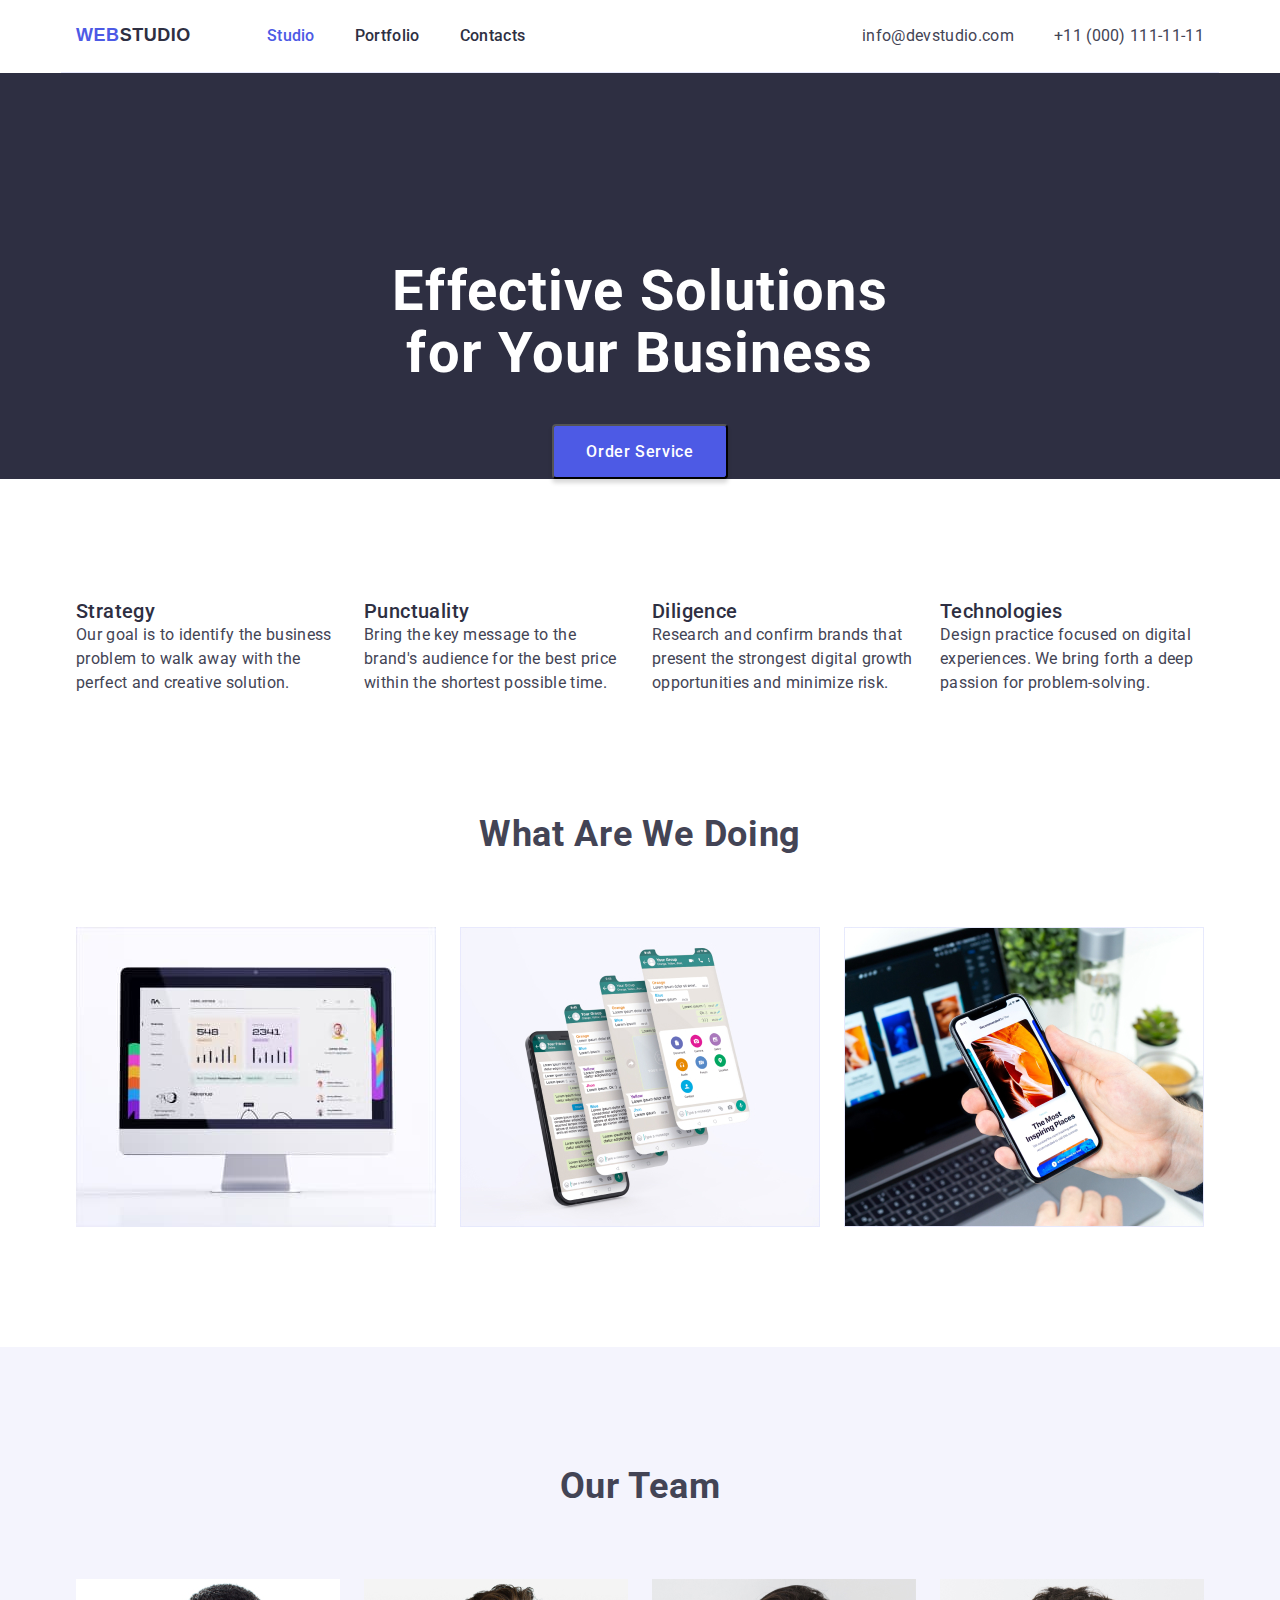
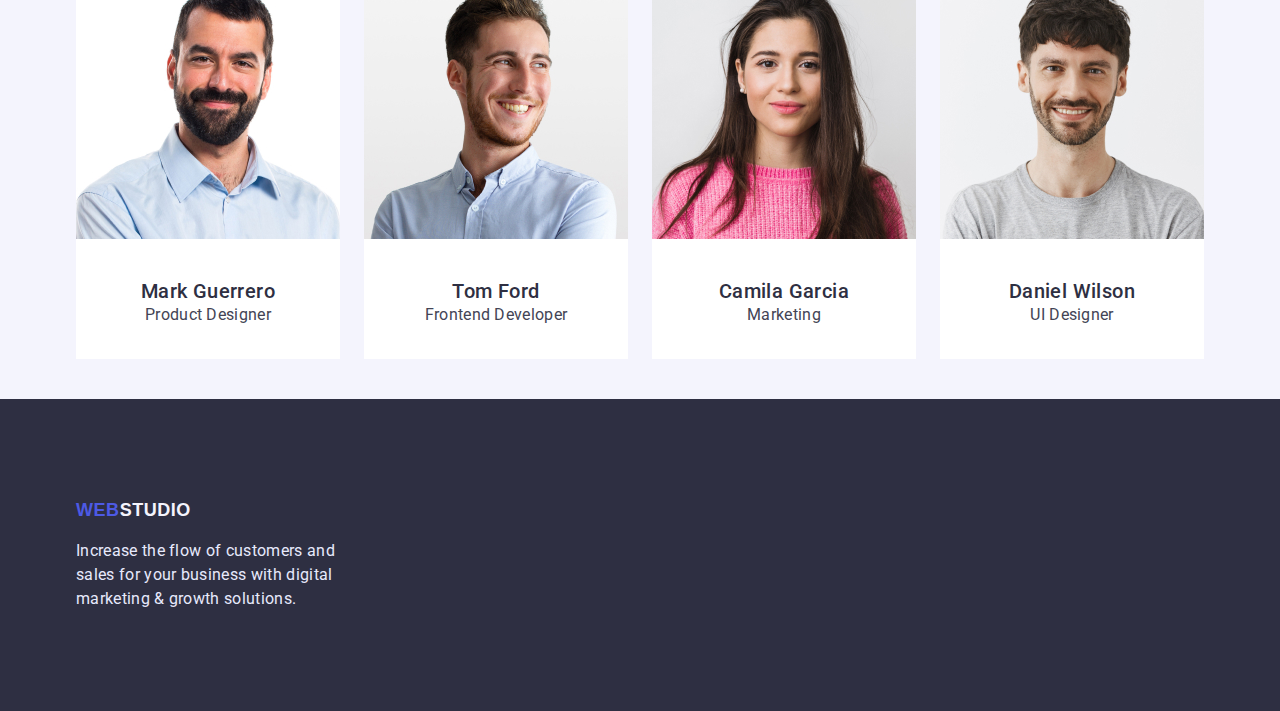
<file: index.html>
<!DOCTYPE html>
<html lang="en">
  <head>
    <meta charset="UTF-8" />
    <meta http-equiv="X-UA-Compatible" content="IE=edge" />
    <meta name="viewport" content="width=device-width, initial-scale=1.0" />
    <title>Web Studio</title>
    <link rel="preconnect" href="https://fonts.googleapis.com" />
    <link rel="preconnect" href="https://fonts.gstatic.com" crossorigin />
    <link
      href="https://fonts.googleapis.com/css2?family=Raleway:wght@800&family=Roboto:wght@400;500;700;900&display=swap"
      rel="stylesheet"
    />
    <link
      rel="stylesheet"
      href="https://cdnjs.cloudflare.com/ajax/libs/modern-normalize/1.0.0/modern-normalize.min.css"
    />
    <!-- modern-normalize -->
    <link
      rel="stylesheet"
      href="https://cdn.jsdelivr.net/npm/modern-normalize@1.1.0/modern-normalize.min.css"
    />
    <!-- customs-styles -->
    <link rel="stylesheet" href="./css/styles.css" />
  </head>

  <body>
    <header class="page-header">
      <div class="container-navigation container">
        <!--Navigation-->
        <nav class="navigation">
          <a href="index.html" class="link logo-dark">
            <span class="logo-web">WEB</span>STUDIO</a
          >
          <ul class="list menu">
            <li class="menu-item">
              <a class="menu-link link current" href="index.html">Studio</a>
            </li>
            <li class="menu-item">
              <a class="menu-link link" href="portfolio.html">Portfolio</a>
            </li>
            <li class="menu-item">
              <a class="menu-link link" href="">Contacts</a>
            </li>
          </ul>
        </nav>

        <!--Contact-->
        <div class="contact">
          <a class="link contact-link" href="mailto:info@devstudio.com"
            >info@devstudio.com</a
          >
          <a class="link contact-link" href="tel:+110001111111"
            >+11 (000) 111-11-11</a
          >
        </div>
      </div>
    </header>
    <main>
      <!--Section-->
      <section class="hero">
        <div class="container">
          <h1 class="hero-title">Effective Solutions for Your Business</h1>
          <button type="button" class="hero-btn">Order Service</button>
        </div>
      </section>

      <!--Section1-->
      <section>
        <h2 class="visually-hidden">our features</h2>
        <ul class="list container list-container">
          <li class="features-item">
            <h3 class="features">Strategy</h3>
            <p class="features-text">
              Our goal is to identify the business problem to walk away with the
              perfect and creative solution.
            </p>
          </li>
          <li class="features-item">
            <h3 class="features">Punctuality</h3>
            <p class="features-text">
              Bring the key message to the brand's audience for the best price
              within the shortest possible time.
            </p>
          </li>
          <li class="features-item">
            <h3 class="features">Diligence</h3>
            <p class="features-text">
              Research and confirm brands that present the strongest digital
              growth opportunities and minimize risk.
            </p>
          </li>
          <li class="features-item">
            <h3 class="features">Technologies</h3>
            <p class="features-text">
              Design practice focused on digital experiences. We bring forth a
              deep passion for problem-solving.
            </p>
          </li>
        </ul>
      </section>
      <!--Section2-->
      <section class="task">
        <div class="container">
          <h2 class="section-title">What are we doing</h2>
          <ul class="list list-task">
            <li class="task-img">
              <img src="img/section2_img1.jpg" width="360" alt="monitor" />
            </li>
            <li class="task-img">
              <img src="img/section2_img2.jpg" width="360" alt="phone tabs" />
            </li>
            <li class="task-img">
              <img
                src="img/section2_img3.jpg"
                width="360"
                alt="the phone on the background of the laptop"
              />
            </li>
          </ul>
        </div>
      </section>
      <!--Section3-->
      <section class="team">
        <div class="container">
          <h2 class="our-team section-title">Our Team</h2>
          <ul class="list team-container">
            <!--Team card 1-->
            <li class="team-item">
              <img
                class="team-img"
                src="img/section3_img1.jpg"
                width="264"
                alt="Mark Guerrero"
              />
              <div class="team-wrapper">
                <h3 class="team-name">Mark Guerrero</h3>
                <p class="team-specialty">Product Designer</p>
              </div>
            </li>
            <!--Team card 2-->
            <li class="team-item">
              <img
                class="team-img"
                src="img/section3_img2.jpg"
                width="264"
                alt="Tom Ford"
              />
              <div class="team-wrapper">
                <h3 class="team-name">Tom Ford</h3>
                <p class="team-specialty">Frontend Developer</p>
              </div>
            </li>
            <!--Team card 3-->
            <li class="team-item">
              <img
                class="team-img"
                src="img/section3_img3.jpg"
                width="264"
                alt="Camila Garcia"
              />
              <div class="team-wrapper">
                <h3 class="team-name">Camila Garcia</h3>
                <p class="team-specialty">Marketing</p>
              </div>
            </li>
            <!--Team card 4-->
            <li class="team-item">
              <img
                class="team-img"
                src="img/section3_img4.jpg"
                width="264"
                alt="Daniel Wilson"
              />
              <div class="team-wrapper">
                <h3 class="team-name">Daniel Wilson</h3>
                <p class="team-specialty">UI Designer</p>
              </div>
            </li>
          </ul>
        </div>
      </section>
    </main>
    <!--Footer-->

    <footer class="footer-background">
      <div class="container">
        <a href="index.html" class="link logo-light">
          <span class="logo-web">WEB</span>STUDIO</a
        >
        <p class="footer-text">
          Increase the flow of customers and sales for your business with
          digital marketing & growth solutions.
        </p>
      </div>
    </footer>
  </body>
</html>
</file>
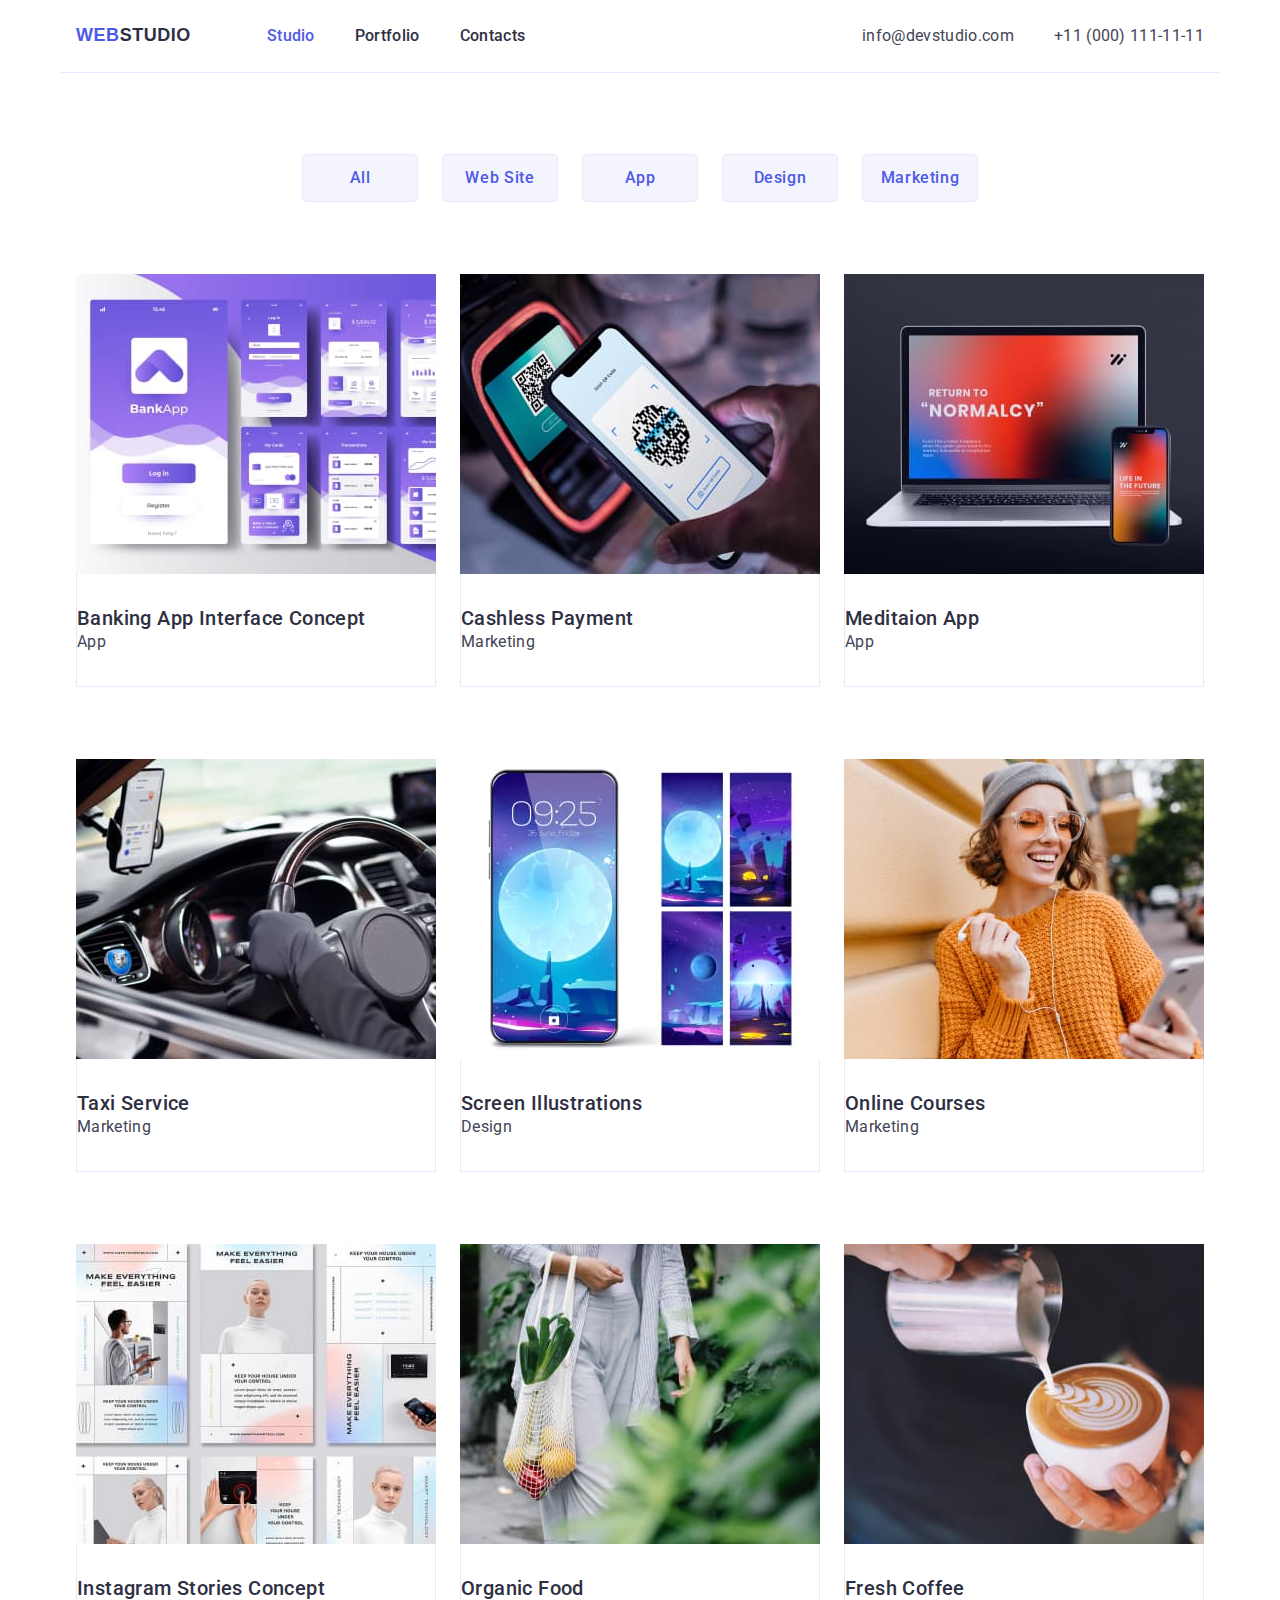
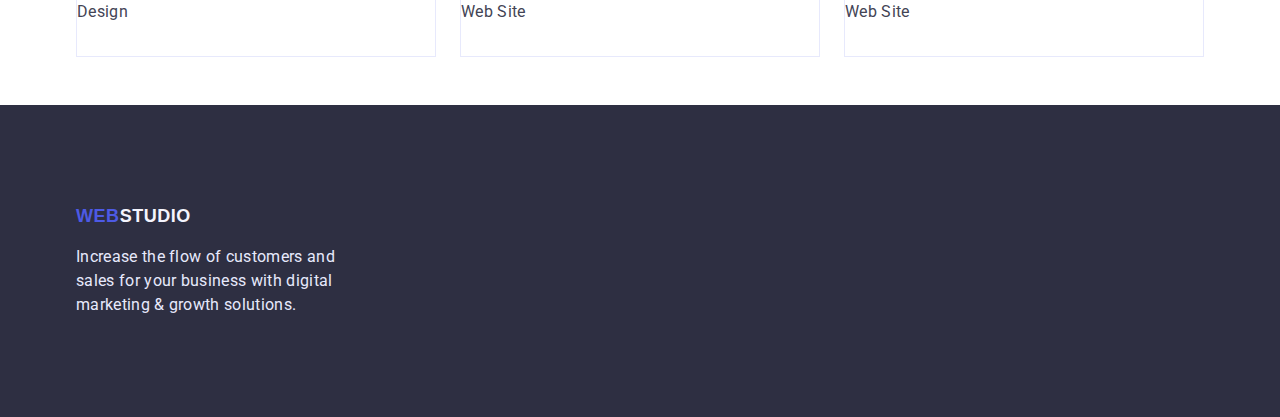
<file: portfolio.html>
<!DOCTYPE html>
<html lang="en">
  <head>
    <meta charset="UTF-8" />
    <meta http-equiv="X-UA-Compatible" content="IE=edge" />
    <meta name="viewport" content="width=device-width, initial-scale=1.0" />
    <title>Web Studio</title>
    <link rel="preconnect" href="https://fonts.googleapis.com" />
    <link rel="preconnect" href="https://fonts.gstatic.com" crossorigin />
    <link
      href="https://fonts.googleapis.com/css2?family=Raleway:wght@800&family=Roboto:wght@400;500;700;900&display=swap"
      rel="stylesheet"
    />
    <link
      rel="stylesheet"
      href="https://cdnjs.cloudflare.com/ajax/libs/modern-normalize/1.0.0/modern-normalize.min.css"
    />
    <!-- modern-normalize -->
    <link
      rel="stylesheet"
      href="https://cdn.jsdelivr.net/npm/modern-normalize@1.1.0/modern-normalize.min.css"
    />
    <!-- customs-styles -->
    <link rel="stylesheet" href="./css/styles.css" />
  </head>

  <body>
    <header>
      <!--Navigation-->
      <div class="container-navigation container">
        <!--Navigation-->
        <nav class="navigation">
          <a href="index.html" class="link logo-dark">
            <span class="logo-web">WEB</span>STUDIO</a
          >
          <ul class="list menu">
            <li class="menu-item">
              <a class="menu-link link current" href="index.html">Studio</a>
            </li>
            <li class="menu-item">
              <a class="menu-link link" href="portfolio.html">Portfolio</a>
            </li>
            <li class="menu-item">
              <a class="menu-link link" href="">Contacts</a>
            </li>
          </ul>
        </nav>

        <!--Contact-->
        <div class="contact">
          <a class="link contact-link" href="mailto:info@devstudio.com"
            >info@devstudio.com</a
          >
          <a class="link contact-link" href="tel:+110001111111"
            >+11 (000) 111-11-11</a
          >
        </div>
      </div>
    </header>
    <main>
      <h1 class="visually-hidden">our projects</h1>
      <section>
        <!-- filter -->
        <div class="container">
          <ul class="list button-list">
            <li class="button-item">
              <button type="button" class="button-portfolio">All</button>
            </li>
            <li class="button-item">
              <button type="button" class="button-portfolio">Web Site</button>
            </li>
            <li class="button-item">
              <button type="button" class="button-portfolio">App</button>
            </li>
            <li class="button-item">
              <button type="button" class="button-portfolio">Design</button>
            </li>
            <li class="button-item">
              <button type="button" class="button-portfolio">Marketing</button>
            </li>
          </ul>
        </div>
        <!-- finger -->
        <div class="container">
          <ul class="list works-list">
            <!-- rov 1 -->

            <li class="works-item">
              <img
                class="works-img"
                src="img/project_card1_img1.jpg"
                width="360"
                alt="banking concept"
              />
              <div class="works-wrapper">
                <h3 class="works-name">Banking App Interface Concept</h3>
                <p class="works-product">App</p>
              </div>
            </li>
            <li class="works-item">
              <img
                class="works-img"
                src="img/project_card1_img2.jpg"
                width="360"
                alt="cashless payment"
              />
              <div class="works-wrapper">
                <h3 class="works-name">Cashless Payment</h3>
                <p class="works-product">Marketing</p>
              </div>
            </li>
            <li class="works-item">
              <img
                class="works-img"
                src="img/project_card1_img3.jpg"
                width="360"
                alt="meditaion app"
              />
              <div class="works-wrapper">
                <h3 class="works-name">Meditaion App</h3>
                <p class="works-product">App</p>
              </div>
            </li>

            <!-- rov 2 -->

            <li class="works-item">
              <img
                class="works-img"
                src="img/project_card2_img1.jpg"
                width="360"
                alt="taxi service"
              />
              <div class="works-wrapper">
                <h3 class="works-name">Taxi Service</h3>
                <p class="works-product">Marketing</p>
              </div>
            </li>
            <li class="works-item">
              <img
                class="works-img"
                src="img/project_card2_img2.jpg"
                width="360"
                alt="screen illustrations"
              />
              <div class="works-wrapper">
                <h3 class="works-name">Screen Illustrations</h3>
                <p class="works-product">Design</p>
              </div>
            </li>
            <li class="works-item">
              <img
                class="works-img"
                src="img/project_card2_img3.jpg"
                width="360"
                alt="online courses"
              />
              <div class="works-wrapper">
                <h3 class="works-name">Online Courses</h3>
                <p class="works-product">Marketing</p>
              </div>
            </li>

            <!-- rov 3 -->

            <li class="works-item">
              <img
                class="works-img"
                src="img/project_card3_img1.jpg"
                width="360"
                alt="instagram concept"
              />
              <div class="works-wrapper">
                <h3 class="works-name">Instagram Stories Concept</h3>
                <p class="works-product">Design</p>
              </div>
            </li>
            <li class="works-item">
              <img
                class="works-img"
                src="img/project_card3_img2.jpg"
                width="360"
                alt="organic food"
              />
              <div class="works-wrapper">
                <h3 class="works-name">Organic Food</h3>
                <p class="works-product">Web Site</p>
              </div>
            </li>
            <li class="works-item">
              <img
                class="works-img"
                src="img/project_card3_img3.jpg"
                width="360"
                alt="fresh coffee"
              />
              <div class="works-wrapper">
                <h3 class="works-name">Fresh Coffee</h3>
                <p class="works-product">Web Site</p>
              </div>
            </li>
          </ul>
        </div>
      </section>
    </main>
    <!--Footer-->

    <footer class="footer-background">
      <div class="container">
        <a href="index.html" class="link logo-light">
          <span class="logo-web">WEB</span>STUDIO</a
        >

        <p class="footer-text">
          Increase the flow of customers and sales for your business with
          digital marketing & growth solutions.
        </p>
      </div>
    </footer>
  </body>
</html>
</file>
<file: css/styles.css>
/* Скасовуємо підкреслення у посилань */
  .link {
     text-decoration: none;
    }
 
    /* Прибираємо маркер */
  .list {
      list-style: none;
       }
:root{
    --primary-brand: #4D5AE5;
    --dark: #2E2F42;
    --success: #31D0AA;
    --text: #434455;
    --subtle-text: #8E8F99;
    --accent: #E7E9FC;
    --light: #F4F4FD;
    --button-aktive: #404bbf;
    --white-text-color: #ffffff;

    --main-font: Roboto, sans-serif;
    --secondary-font: Releway, sans-serif;


}
body{
    font-family:var(--main-font);
    background-color:var(--white-text-color);
    color:var(--text);
    font-size: 16px;
    letter-spacing: 0.02em;

}
.visually-hidden {
    position: absolute;
    width: 1px;
    height: 1px;
    margin: -1px;
    border: 0;
    padding: 0;

    white-space: nowrap;
    clip-path: inset(100%);
    clip: rect(0 0 0 0);
    overflow: hidden;
}
h1,h2,h3,h4,p{
    margin-top: 0;
    margin-bottom: 0;
}
ul,ol{
    margin-top: 0;
    margin-bottom: 0;
    padding-left: 0;
}
img {
    display: block;
}
 button{
    cursor: pointer;
 }
.container{
    width: 1158px;
    margin-left: auto;
    margin-right: auto;
    padding-left: 15px;
    padding-right: 15px;
}
/* logo */
 .logo-web {
    font-family:var(--secondary-font);
        font-weight: 800;
        font-size: 18px;
        line-height: 1.33;
        display: flex;
        align-items: center;
        letter-spacing: 0.03em;
        text-transform: uppercase;
  color:var(--primary-brand);
}
.logo-dark {
        font-family:var(--secondary-font);
            font-weight: 800;
            font-size: 18px;
            line-height: 1.33;
            display: flex;
            align-items: center;
            letter-spacing: 0.03em;
            text-transform: uppercase;
    color:var(--dark);
margin-right: 76px;
padding-top: 24px;
padding-bottom: 24px;
}
.logo-dark:hover,
.logo-dark:focus{
    color:var(--primary-brand);
}
.logo-light {
        font-family:var(--secondary-font);
            font-weight: 800;
            font-size: 18px;
            line-height: 1.33;
            display: flex;
            align-items: center;
            letter-spacing: 0.03em;
            text-transform: uppercase;
    color:var(--light);
    padding-top: 100px;
    padding-left: auto;
}
.logo-light:hover,
.logo-light:focus{
    color: var(--primary-brand);
}

.page-header {



}
 /* < !--Navigation--> */
 .container-navigation{
    display: flex;
    align-items: center;
    box-sizing: border-box;
    border-bottom: 1px solid #E7E9FC;


 }
.navigation {
    display: flex;
    align-items: center;
    margin-right: auto;
}



.menu {
    font-weight: 500;
    font-size: 16px;
    line-height: 1.5;

    letter-spacing: 0.02em;

    color:var(--dark);
    display: flex;
    gap: 40px;}


.menu-item {
    display: inline-block; 
 


}



 .menu-link {
    display: block;
    padding-top: 24px;
    padding-bottom: 24px;
    font-weight: 500;
    font-size: 16px;
    line-height: 1.5;
    letter-spacing: 0.02em;

    color:var(--dark);}

.menu-link:hover,
.menu-link:focus { 

    color:var(--primary-brand);}
.current{
    color: var(--primary-brand);
}    
 

    
/* < !--Contact--> */
.contact{
    display: flex;
    align-items: center;
    gap: 40px;
}
.contact-link {
    font-weight: 400;
    font-size: 16px;
    line-height: 1.5;
    letter-spacing: 0.02em;
     color:var(--text); 
  padding-top: 24px;
  padding-bottom: 24px;
}

.contact-link:hover,
.contact-link:focus {

  color:var(--primary-brand);} 



.contact-phone-number {}
.contact-mail{}

/* < !--Section--> */
.hero{
    background-color:var(--dark);
}
.hero-title {
    font-weight: 700;
    font-size: 56px;
    line-height: 1.1;
    padding-top: 188px;
    width: 496px;
    margin-left: auto;
    margin-right: auto;
    
    

    text-align: center;
    letter-spacing: 0.02em;

    color:var(--white-text-color);}

   
    .hero-btn{
        font-family: inherit;
        margin-top: 40px;
        margin-left: auto;
        margin-right: auto;
        
        
        font-weight: 500;
            font-size: 16px;
            line-height: 1.2;
            display: flex;
            align-items: center;
            letter-spacing: 0.04em;
            color:var(--white-text-color);
            display: flex;
            

        flex-direction: row;
        align-items: flex-start;
         padding: 16px 32px; 
        gap: 10px;
        background-color:var(--primary-brand);
        box-shadow: 0px 4px 4px rgba(0, 0, 0, 0.15);
        border-radius: 4px;}
    .hero-btn:hover,
    .hero-btn:focus{
        background-color:var(--button-aktive);
        box-shadow: 0px 1px 6px rgba(46, 47, 66, 0.08), 0px 1px 1px rgba(46, 47, 66, 0.16), 0px 2px 1px rgba(46, 47, 66, 0.08);}
    .hero-btn:active{
        background-color:var(--button-aktive);
        box-shadow: 0px 4px 4px rgba(0, 0, 0, 0.15);}
         /* < !--Section1--> */
.list-container{
    display: flex;
    margin-top: 120px;
    align-items: center;
    gap: 24px;
}
        
                 .features-item {}
        
                 .features {
                    font-weight: 500;
                    font-size: 20px;
                    line-height: 1.2;
                    letter-spacing: 0.02em;
                    color:var(--dark);}
        
                 .features-text {
                    font-weight: 400;
                    font-size: 16px;
                    line-height: 1.5;
                    letter-spacing: 0.02em;
                    color:var(--text);
                width: 264px;}
        
                 .list-task {
                    display: flex;
                    flex-wrap: wrap;
                    gap: 24px;
                    /* padding-top: 72px; */
                    padding-bottom: 120px;
                 }
        
                 .task-img {
                 }
        
                 .team {
                    background-color:var(--light);
                 }
                 .team-wrapper{
                    background-color:var(--white-text-color);
                     padding-top: 32px; 
                      padding-bottom: 32px; 
                      margin-bottom: 40px; 
                    border: none;
                    

                
                 }
        
                 .section-title {
                    font-weight: 700;
                    font-size: 36px;
                    line-height: 1.1;
                    text-align: center; 
                    letter-spacing: 0.02em;
                    text-transform: capitalize;
                padding-top: 120px;
                padding-bottom: 72px;
                }
                .team-container{
                display: flex;
                gap: 24px;
                align-items: center;

                }
                 .team-item {}
        
                 .team-img {}
        
                 .team-name {
                    font-weight: 500;
                    font-size: 20px;
                    line-height: 1.2;
                    text-align: center;
                    letter-spacing: 0.02em;
                    color:var(--dark);
                    padding-top: 8px;
                
                }
        
                 .team-specialty {
                    
                    font-weight: 400;
                    font-size: 16px;
                    line-height: 1.5;
                    text-align: center;
                    letter-spacing: 0.02em;
                    color:var(--text);
                 ;} 
        
                 .footer-text {
                    width: 264px;
                    padding-top: 16px;
                    padding-bottom: 100px;
                    margin-left: auto
                    font-weight 400;
                    font-size: 16px;
                    line-height: 1.5;
                    letter-spacing: 0.02em;
                    color:var(--accent); 
                }
                    .footer-background {
                    background-color:  #2E2F42}

                .button-list {
                   
                display: flex;
                gap: 24px;
                justify-content: center;
                margin-top: 81px;
                margin-bottom: 72px;
                }
                .button-portfolio{
                    background:var(--light);
                    width: 116px;
                    height: 48px;
                    border: 1px solid #E7E9FC;
                    border-radius: 4px;
                    font-weight: 500;
                    font-size: 16px;
                    line-height: 24px;
                            
                           
                            
                            align-items: center;
                            text-align: center;
                            letter-spacing: 0.04em;
                        
                            color:var(--primary-brand);
                }

                .button-portfolio:hover,
                .button-portfolio:focus {
                     background-color:var(--button-aktive);
                     color:var(--white-text-color);
                }
                
                 .works-wrapper {
                    background-color: #fff;
                    box-sizing: border-box;
                    padding-top: 32px;
                    padding-bottom: 32px;
                    margin-bottom: 48px;
                    border: 1px solid #E7E9FC;
                    border-top: none;


                 }
                .works-list{
                    display: flex;
                    flex-wrap: wrap;
                    gap: 24px;




                }
                 .works-item {}
                
                .works-img {}

                 .works-name {
                    
                    font-weight: 500;
                    font-size: 20px;
                    line-height: 1.2;
                
                    letter-spacing: 0.02em;
                    color:var(--dark);}
                                      
                
                .works-product {
                    font-weight: 400;
                    font-size: 16px;
                    line-height: 1.5;

                    letter-spacing: 0.02em;
                    color:var(--text);}
</file>
